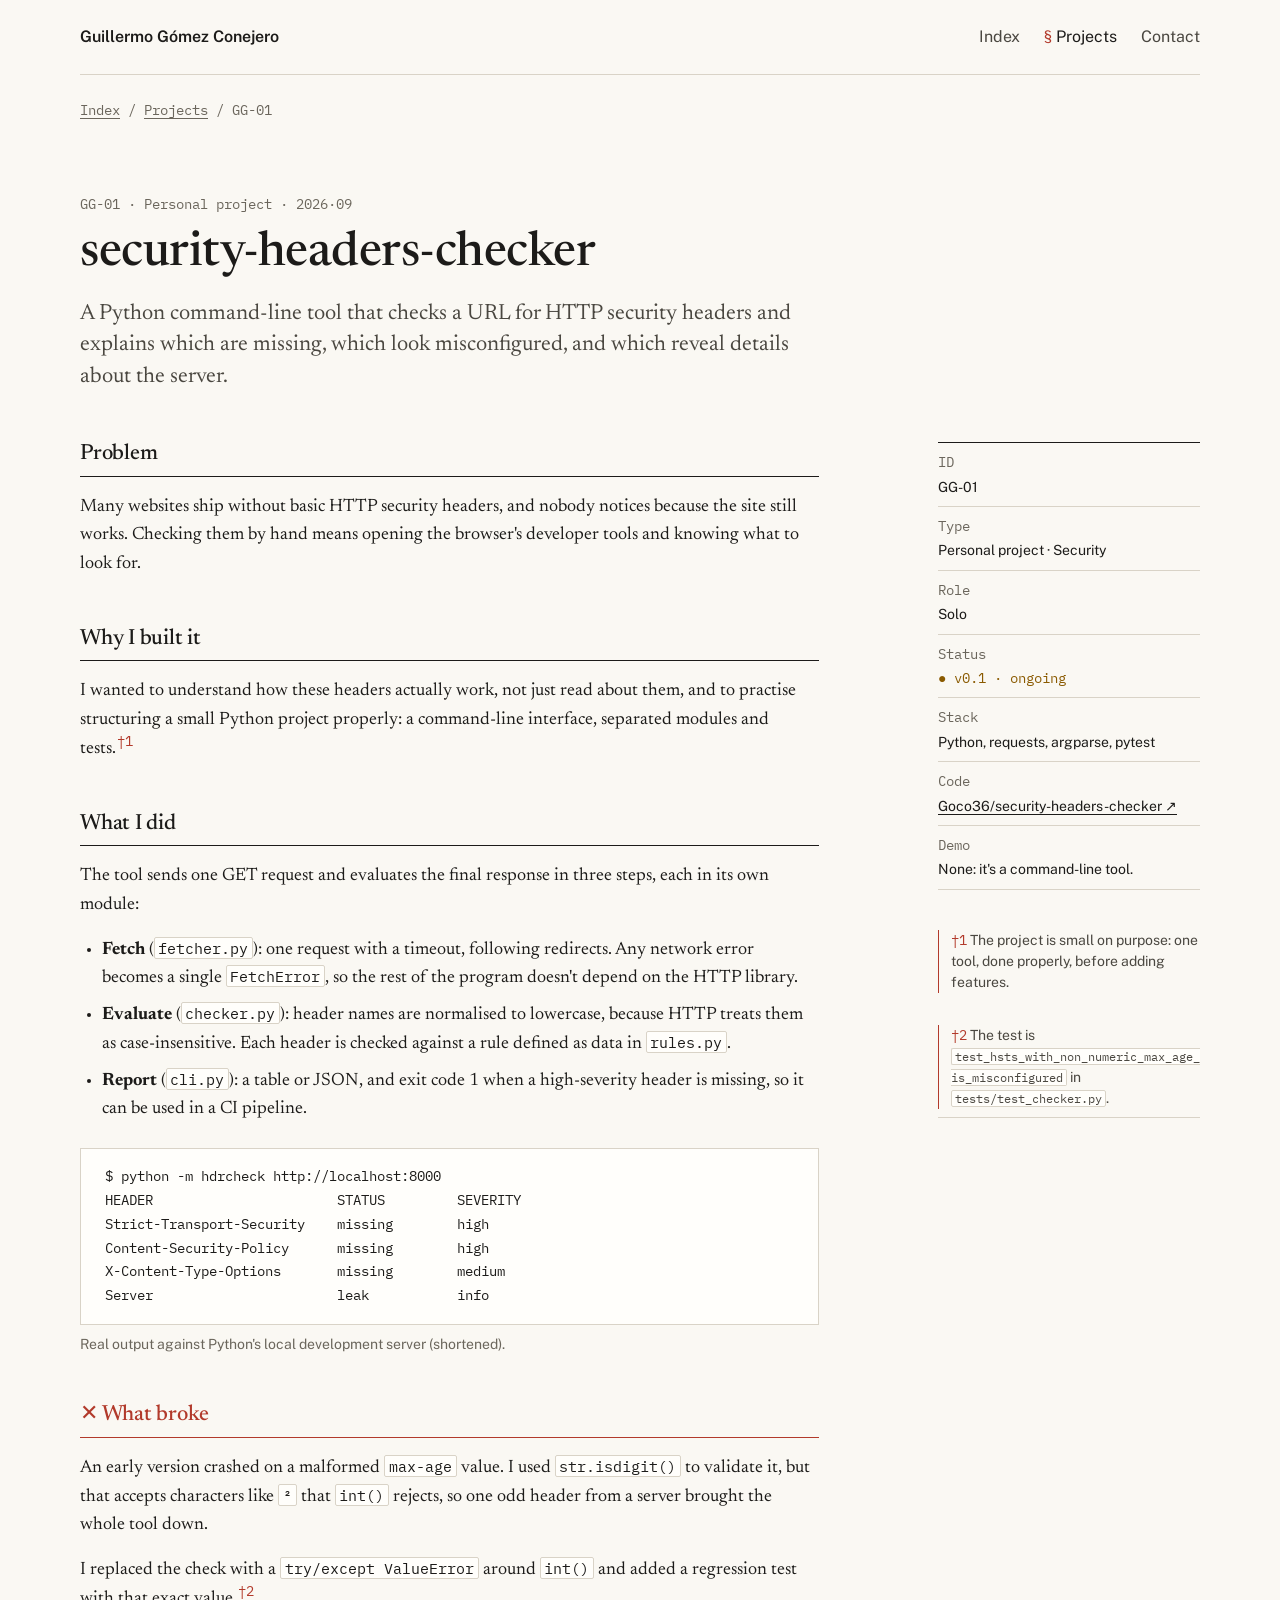
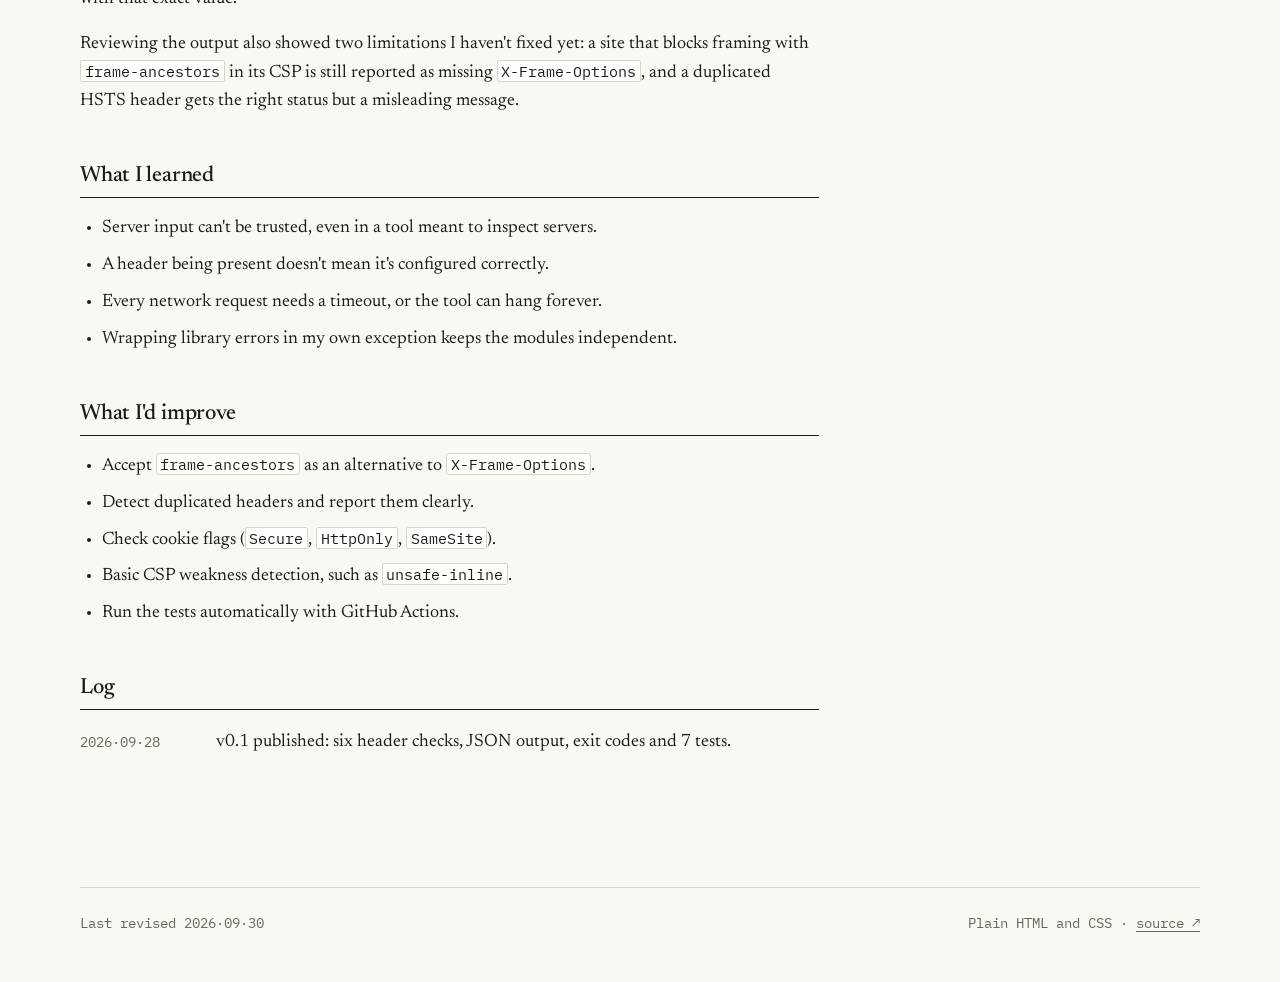
<file: projects/gg-01.html>
<!DOCTYPE html>
<html lang="en">
<head>
  <meta charset="UTF-8">
  <meta name="viewport" content="width=device-width, initial-scale=1">
  <title>GG-01 security-headers-checker — Guillermo Gómez Conejero</title>
  <meta name="description" content="A Python command-line tool that checks a URL for HTTP security headers. What it does, what broke, and what I learned building it.">
  <link rel="canonical" href="https://goco36.github.io/projects/gg-01.html">
  <meta property="og:type" content="article">
  <meta property="og:title" content="GG-01 · security-headers-checker">
  <meta property="og:description" content="A Python CLI that checks HTTP security headers. What it does, what broke, and what I learned.">
  <meta property="og:url" content="https://goco36.github.io/projects/gg-01.html">
  <meta name="theme-color" content="#f4f1ea" media="(prefers-color-scheme: light)">
  <meta name="theme-color" content="#171613" media="(prefers-color-scheme: dark)">
  <link rel="icon" href="../favicon.svg" type="image/svg+xml">
  <link rel="preconnect" href="https://fonts.googleapis.com">
  <link rel="preconnect" href="https://fonts.gstatic.com" crossorigin>
  <link rel="stylesheet" href="https://fonts.googleapis.com/css2?family=IBM+Plex+Mono&family=Newsreader:ital,opsz,wght@0,6..72,400;0,6..72,500;1,6..72,400&family=Public+Sans:wght@400;600&display=swap">
  <link rel="stylesheet" href="../css/styles.css">
</head>
<body>
  <a class="skip-link" href="#main">Skip to content</a>

  <div class="wrap">
    <header>
      <nav class="site-nav" aria-label="Main">
        <a class="name" href="../">Guillermo Gómez Conejero</a>
        <ul>
          <li><a href="../">Index</a></li>
          <li><a href="../#log" aria-current="page">Projects</a></li>
          <li><a href="../#contact">Contact</a></li>
        </ul>
      </nav>
      <nav class="breadcrumb" aria-label="Breadcrumb">
        <ol>
          <li><a href="../">Index</a></li>
          <li><a href="../#log">Projects</a></li>
          <li aria-current="page">GG-01</li>
        </ol>
      </nav>
    </header>

    <main id="main">
      <header class="entry-head grid">
        <div class="col-read">
          <span class="meta">GG-01 · Personal project · <time datetime="2026-09">2026·09</time></span>
          <h1>security-headers-checker</h1>
          <p class="summary">A Python command-line tool that checks a URL for HTTP security headers and explains which are missing, which look misconfigured, and which reveal details about the server.</p>
        </div>
      </header>

      <div class="entry grid">
        <article class="entry-body col-read">
          <section aria-labelledby="problem">
            <h2 id="problem">Problem</h2>
            <p>Many websites ship without basic HTTP security headers, and nobody notices because the site still works. Checking them by hand means opening the browser's developer tools and knowing what to look for.</p>
          </section>

          <section aria-labelledby="why">
            <h2 id="why">Why I built it</h2>
            <p>I wanted to understand how these headers actually work, not just read about them, and to practise structuring a small Python project properly: a command-line interface, separated modules and tests.<a class="ref" href="#n1" aria-describedby="n1">†1</a></p>
          </section>

          <section aria-labelledby="what">
            <h2 id="what">What I did</h2>
            <p>The tool sends one GET request and evaluates the final response in three steps, each in its own module:</p>
            <ul>
              <li><strong>Fetch</strong> (<code>fetcher.py</code>): one request with a timeout, following redirects. Any network error becomes a single <code>FetchError</code>, so the rest of the program doesn't depend on the HTTP library.</li>
              <li><strong>Evaluate</strong> (<code>checker.py</code>): header names are normalised to lowercase, because HTTP treats them as case-insensitive. Each header is checked against a rule defined as data in <code>rules.py</code>.</li>
              <li><strong>Report</strong> (<code>cli.py</code>): a table or JSON, and exit code 1 when a high-severity header is missing, so it can be used in a CI pipeline.</li>
            </ul>
            <figure>
<pre><code>$ python -m hdrcheck http://localhost:8000
HEADER                       STATUS         SEVERITY
Strict-Transport-Security    missing        high
Content-Security-Policy      missing        high
X-Content-Type-Options       missing        medium
Server                       leak           info</code></pre>
              <figcaption>Real output against Python's local development server (shortened).</figcaption>
            </figure>
          </section>

          <section class="failed" aria-labelledby="failed">
            <h2 id="failed">What broke</h2>
            <p>An early version crashed on a malformed <code>max-age</code> value. I used <code>str.isdigit()</code> to validate it, but that accepts characters like <code>²</code> that <code>int()</code> rejects, so one odd header from a server brought the whole tool down.</p>
            <p>I replaced the check with a <code>try/except ValueError</code> around <code>int()</code> and added a regression test with that exact value.<a class="ref" href="#n2" aria-describedby="n2">†2</a></p>
            <p>Reviewing the output also showed two limitations I haven't fixed yet: a site that blocks framing with <code>frame-ancestors</code> in its CSP is still reported as missing <code>X-Frame-Options</code>, and a duplicated HSTS header gets the right status but a misleading message.</p>
          </section>

          <section aria-labelledby="learned">
            <h2 id="learned">What I learned</h2>
            <ul>
              <li>Server input can't be trusted, even in a tool meant to inspect servers.</li>
              <li>A header being present doesn't mean it's configured correctly.</li>
              <li>Every network request needs a timeout, or the tool can hang forever.</li>
              <li>Wrapping library errors in my own exception keeps the modules independent.</li>
            </ul>
          </section>

          <section aria-labelledby="next">
            <h2 id="next">What I'd improve</h2>
            <ul>
              <li>Accept <code>frame-ancestors</code> as an alternative to <code>X-Frame-Options</code>.</li>
              <li>Detect duplicated headers and report them clearly.</li>
              <li>Check cookie flags (<code>Secure</code>, <code>HttpOnly</code>, <code>SameSite</code>).</li>
              <li>Basic CSP weakness detection, such as <code>unsafe-inline</code>.</li>
              <li>Run the tests automatically with GitHub Actions.</li>
            </ul>
          </section>

          <section aria-labelledby="log-title">
            <h2 id="log-title">Log</h2>
            <ol class="changelog">
              <li><time datetime="2026-09-28">2026·09·28</time><span>v0.1 published: six header checks, JSON output, exit codes and 7 tests.</span></li>
            </ol>
          </section>
        </article>

        <aside class="factsheet col-margin" aria-label="Project facts">
          <dl>
            <div><dt>ID</dt><dd>GG-01</dd></div>
            <div><dt>Type</dt><dd>Personal project · Security</dd></div>
            <div><dt>Role</dt><dd>Solo</dd></div>
            <div><dt>Status</dt><dd><span class="status status--progress">v0.1 · ongoing</span></dd></div>
            <div><dt>Stack</dt><dd>Python, requests, argparse, pytest</dd></div>
            <div><dt>Code</dt><dd><a href="https://github.com/Goco36/security-headers-checker" rel="noopener">Goco36/security-headers-checker ↗</a></dd></div>
            <div><dt>Demo</dt><dd>None: it's a command-line tool.</dd></div>
          </dl>

          <div class="notes">
            <p class="note" id="n1"><span class="mark">†1</span> The project is small on purpose: one tool, done properly, before adding features.</p>
            <p class="note" id="n2"><span class="mark">†2</span> The test is <code>test_hsts_with_non_numeric_max_age_is_misconfigured</code> in <code>tests/test_checker.py</code>.</p>
          </div>
        </aside>
      </div>
    </main>

    <footer class="site-footer">
      <span>Last revised <time datetime="2026-09-30">2026·09·30</time></span>
      <span>Plain HTML and CSS · <a href="https://github.com/Goco36/goco36.github.io" rel="noopener">source ↗</a></span>
    </footer>
  </div>

  <script src="../js/main.js" defer></script>
</body>
</html>
</file>
<file: css/styles.css>
/* ==========================================================================
   Bitácora — hoja de estilos única
   Orden: 1 tokens · 2 base · 3 layout · 4 navegación · 5 componentes
          6 índice · 7 entrada de proyecto · 8 pie · 9 responsive · 10 impresión
   Reglas: radio 0, sin sombras, sin degradados, animaciones solo por
   interacción y de 180 ms como máximo.
   ========================================================================== */

/* 1. Tokens ------------------------------------------------------------- */
:root {
  /* Color */
  --paper: #faf8f3;
  --sheet: #fffefb;
  --ink: #1c1b19;
  --ink-2: #4a4740;
  --ink-3: #6b665c;
  --rule: #d9d3c7;
  --note: #b23a2b;        /* anotación: notas al margen y "qué falló" */
  --progress: #8a5a00;    /* estado "en curso" */

  /* Tipografía */
  --serif: "Newsreader", Georgia, "Times New Roman", serif;
  --sans: "Public Sans", "Helvetica Neue", Arial, sans-serif;
  --mono: "IBM Plex Mono", ui-monospace, Menlo, Consolas, monospace;

  --fs-14: 0.875rem;
  --fs-16: 1rem;
  --fs-18: 1.125rem;
  --fs-22: 1.375rem;
  --fs-28: 1.75rem;
  --fs-36: 2.25rem;
  --fs-48: 3rem;

  /* Espaciado (escala de 4 px) */
  --s-4: 0.25rem;
  --s-8: 0.5rem;
  --s-12: 0.75rem;
  --s-16: 1rem;
  --s-24: 1.5rem;
  --s-32: 2rem;
  --s-48: 3rem;
  --s-72: 4.5rem;
  --s-112: 7rem;

  /* Rejilla */
  --max: 1120px;
  --gutter: 24px;
  --margin: 32px;

  --fast: 150ms;
}

@media (prefers-color-scheme: dark) {
  :root {
    --paper: #171613;
    --sheet: #1f1d1a;
    --ink: #ece8df;
    --ink-2: #c4bfb4;
    --ink-3: #9d978b;
    --rule: #34312b;
    --note: #e0705f;
    --progress: #d9a441;
  }
}

/* 2. Base --------------------------------------------------------------- */
*,
*::before,
*::after {
  box-sizing: border-box;
}

html {
  font-size: 100%;
  -webkit-text-size-adjust: 100%;
}

body {
  margin: 0;
  background: var(--paper);
  color: var(--ink);
  font-family: var(--serif);
  font-size: var(--fs-18);
  line-height: 1.6;
  font-optical-sizing: auto;
}

h1,
h2,
h3 {
  font-family: var(--serif);
  font-weight: 500;
  line-height: 1.15;
  margin: 0;
  letter-spacing: -0.01em;
}

h1 { font-size: var(--fs-48); }
h2 { font-size: var(--fs-28); }
h3 { font-size: var(--fs-22); }

p { margin: 0 0 var(--s-16); }
p:last-child { margin-bottom: 0; }

a {
  color: inherit;
  text-decoration: underline;
  text-decoration-thickness: 1px;
  text-underline-offset: 3px;
  transition: text-decoration-color var(--fast), text-decoration-thickness var(--fast);
}

a:hover {
  text-decoration-color: var(--note);
  text-decoration-thickness: 2px;
}

:focus-visible {
  outline: 2px solid var(--note);
  outline-offset: 3px;
  border-radius: 2px;
}

code {
  font-family: var(--mono);
  font-size: 0.85em;
  background: var(--sheet);
  border: 1px solid var(--rule);
  border-radius: 2px;
  padding: 0 0.25em;
  overflow-wrap: anywhere;  /* nombres largos, como los de los tests, parten línea */
}

pre {
  margin: 0;
  padding: var(--s-16) var(--s-24);
  background: var(--sheet);
  border: 1px solid var(--rule);
  font-family: var(--mono);
  font-size: var(--fs-14);
  line-height: 1.7;
  overflow-x: auto;
}

pre code {
  background: none;
  border: 0;
  padding: 0;
  font-size: inherit;
  overflow-wrap: normal;
}

.visually-hidden {
  position: absolute;
  width: 1px;
  height: 1px;
  overflow: hidden;
  clip: rect(0 0 0 0);
  white-space: nowrap;
}

.skip-link {
  position: absolute;
  left: -999px;
  top: var(--s-8);
  padding: var(--s-8) var(--s-12);
  background: var(--ink);
  color: var(--paper);
  font-family: var(--sans);
  font-size: var(--fs-16);
  z-index: 10;
}

.skip-link:focus { left: var(--s-8); }

/* 3. Layout ------------------------------------------------------------- */
.wrap {
  max-width: calc(var(--max) + 2 * var(--margin));
  margin: 0 auto;
  padding: 0 var(--margin);
}

/* Rejilla de 12 columnas: lectura en 1–8, margen en 10–12 */
.grid {
  display: grid;
  grid-template-columns: repeat(12, minmax(0, 1fr));
  column-gap: var(--gutter);
}

.grid > * { min-width: 0; }  /* permite que el código largo haga scroll en vez de ensanchar la página */

.col-read { grid-column: 1 / span 8; }
.col-margin { grid-column: 10 / span 3; }
.col-full { grid-column: 1 / -1; }

/* Apertura de sección: filete en tinta con el título encima */
.section {
  margin-top: var(--s-72);
}

.section-head {
  display: flex;
  justify-content: space-between;
  align-items: baseline;
  gap: var(--s-16);
  padding-bottom: var(--s-8);
  border-bottom: 1px solid var(--ink);
  margin-bottom: var(--s-24);
}

.meta {
  font-family: var(--mono);
  font-size: var(--fs-14);
  color: var(--ink-3);
  font-weight: 400;
}

/* 4. Navegación --------------------------------------------------------- */
.site-nav {
  display: flex;
  justify-content: space-between;
  align-items: baseline;
  flex-wrap: wrap;
  gap: var(--s-12) var(--s-24);
  padding: var(--s-24) 0;
  border-bottom: 1px solid var(--rule);
  font-family: var(--sans);
  font-size: var(--fs-16);
}

.site-nav .name {
  font-weight: 600;
  text-decoration: none;
}

.site-nav ul {
  display: flex;
  flex-wrap: wrap;
  gap: var(--s-8) var(--s-24);
  list-style: none;
  margin: 0;
  padding: 0;
}

.site-nav ul a {
  text-decoration: none;
  color: var(--ink-2);
}

.site-nav ul a:hover {
  color: var(--ink);
  text-decoration: underline;
  text-decoration-color: var(--note);
}

/* Página actual: § delante */
.site-nav a[aria-current="page"] {
  color: var(--ink);
}

.site-nav a[aria-current="page"]::before {
  content: "§ ";
  color: var(--note);
}

.breadcrumb {
  margin-top: var(--s-24);
  font-family: var(--mono);
  font-size: var(--fs-14);
  color: var(--ink-3);
}

.breadcrumb ol {
  display: flex;
  flex-wrap: wrap;
  list-style: none;
  margin: 0;
  padding: 0;
}

.breadcrumb li + li::before {
  content: "/";
  margin: 0 var(--s-8);
}

/* 5. Componentes -------------------------------------------------------- */

/* Única acción con aspecto de botón por pantalla */
.action {
  display: inline-flex;
  align-items: center;
  min-height: 44px;
  padding: 0 var(--s-16);
  border: 1px solid var(--ink);
  background: transparent;
  color: var(--ink);
  font-family: var(--mono);
  font-size: var(--fs-14);
  text-decoration: none;
  cursor: pointer;
  transition: background var(--fast), color var(--fast);
}

.action:hover {
  background: var(--ink);
  color: var(--paper);
  text-decoration: none;
}

/* Estado */
.status {
  font-family: var(--mono);
  font-size: var(--fs-14);
  white-space: nowrap;
}

.status--progress { color: var(--progress); }
.status--progress::before { content: "● "; }
.status--done::before { content: "○ "; }

/* Nota al margen. En escritorio vive en la columna de margen;
   en móvil pasa a ir en línea (ver responsive). */
.note {
  font-family: var(--sans);
  font-size: var(--fs-14);
  line-height: 1.5;
  color: var(--ink-2);
  border-left: 1px solid var(--note);
  padding-left: var(--s-12);
  transition: background var(--fast);
}

.note .mark,
.ref {
  color: var(--note);
  font-family: var(--mono);
}

.ref {
  text-decoration: none;
  font-size: 0.8em;
  vertical-align: super;
  line-height: 0;
  padding: 0 1px;
}

.note.is-active {
  background: var(--sheet);
}

/* Filtros del índice */
.filters {
  display: flex;
  flex-wrap: wrap;
  gap: var(--s-8) var(--s-24);
  margin: 0 0 var(--s-16);
  padding: 0;
  border: 0;
  font-family: var(--sans);
  font-size: var(--fs-16);
}

.filters legend {
  float: left;
  margin-right: var(--s-8);
  color: var(--ink-3);
  font-family: var(--mono);
  font-size: var(--fs-14);
  line-height: 44px;  /* alineada con los botones de 44 px */
  padding: 0;
}

.filters button {
  min-height: 44px;
  padding: 0;
  background: none;
  border: 0;
  font: inherit;
  color: var(--ink-2);
  cursor: pointer;
  text-decoration: none;
}

.filters button:hover {
  color: var(--ink);
  text-decoration: underline;
  text-decoration-color: var(--note);
  text-underline-offset: 3px;
}

.filters button[aria-pressed="true"] {
  color: var(--ink);
  text-decoration: underline;
  text-decoration-thickness: 2px;
  text-underline-offset: 3px;
}

.filters .count {
  font-family: var(--mono);
  font-size: var(--fs-14);
  color: var(--ink-3);
}

/* 6. Índice ------------------------------------------------------------- */
.intro {
  padding-top: var(--s-112);
}

.intro h1 {
  max-width: 16ch;
}

.intro .lede {
  margin-top: var(--s-24);
  font-size: var(--fs-22);
  line-height: 1.45;
  color: var(--ink-2);
  max-width: 34em;
}

.intro .links {
  display: flex;
  flex-wrap: wrap;
  gap: var(--s-8) var(--s-24);
  margin-top: var(--s-24);
  padding: 0;
  list-style: none;
  font-family: var(--sans);
  font-size: var(--fs-16);
}

.log {
  width: 100%;
  border-collapse: collapse;
  font-family: var(--sans);
  font-size: var(--fs-16);
}

.log th {
  text-align: left;
  font-family: var(--mono);
  font-size: var(--fs-14);
  font-weight: 400;
  color: var(--ink-3);
  padding: var(--s-8) var(--s-12) var(--s-8) 0;
  border-bottom: 1px solid var(--rule);
}

.log td {
  padding: var(--s-16) var(--s-12) var(--s-16) 0;
  border-bottom: 1px solid var(--rule);
  vertical-align: baseline;
}

.log tbody tr {
  transition: background var(--fast);
}

.log tbody tr:hover {
  background: var(--sheet);
}

.log .id,
.log .date {
  font-family: var(--mono);
  font-size: var(--fs-14);
  color: var(--ink-3);
  white-space: nowrap;
}

.log .title {
  font-family: var(--serif);
  font-size: var(--fs-22);
  line-height: 1.25;
}

.log .title a {
  text-decoration-color: var(--rule);
}

.log .title a:hover {
  text-decoration-color: var(--note);
}

.log .type {
  color: var(--ink-2);
}

.log tr[hidden] { display: none; }

.empty {
  margin-top: var(--s-16);
  font-family: var(--sans);
  color: var(--ink-3);
}

/* 7. Entrada de proyecto ----------------------------------------------- */
.entry-head {
  padding-top: var(--s-72);
}

.entry-head .meta {
  display: block;
  margin-bottom: var(--s-12);
}

.entry-head .summary {
  margin-top: var(--s-16);
  font-size: var(--fs-22);
  line-height: 1.45;
  color: var(--ink-2);
}

.entry {
  margin-top: var(--s-48);
  row-gap: var(--s-48);
}

.entry-body > section + section {
  margin-top: var(--s-48);
}

.entry-body h2 {
  font-size: var(--fs-22);
  padding-bottom: var(--s-8);
  border-bottom: 1px solid var(--ink);
  margin-bottom: var(--s-16);
}

.entry-body ul {
  padding-left: 1.2em;
  margin: 0 0 var(--s-16);
}

.entry-body li + li {
  margin-top: var(--s-8);
}

.entry-body figure {
  margin: var(--s-24) 0;
}

.entry-body figcaption {
  margin-top: var(--s-8);
  font-family: var(--sans);
  font-size: var(--fs-14);
  color: var(--ink-3);
}

/* "Qué falló": la sección en rojo anotación */
.failed h2 {
  color: var(--note);
  border-bottom-color: var(--note);
}

.failed h2::before {
  content: "✕ ";
}

/* Ficha técnica */
.factsheet {
  position: sticky;
  top: var(--s-24);
  align-self: start;
  font-family: var(--sans);
  font-size: var(--fs-14);
}

.factsheet dl {
  margin: 0;
  border-top: 1px solid var(--ink);
}

.factsheet div {
  padding: var(--s-8) 0;
  border-bottom: 1px solid var(--rule);
}

.factsheet dt {
  font-family: var(--mono);
  color: var(--ink-3);
}

.factsheet dd {
  margin: 2px 0 0;
  color: var(--ink);
}

.factsheet .notes {
  display: flex;
  flex-direction: column;
  gap: var(--s-16);
  margin-top: var(--s-32);
}

/* Registro de cambios fechado */
.changelog {
  list-style: none;
  padding: 0 !important;
}

.changelog li {
  display: grid;
  grid-template-columns: 7.5rem 1fr;
  gap: var(--s-16);
}

.changelog time {
  font-family: var(--mono);
  font-size: var(--fs-14);
  color: var(--ink-3);
  padding-top: 0.2em;
}

/* 8. Pie ---------------------------------------------------------------- */
.site-footer {
  margin-top: var(--s-112);
  padding: var(--s-24) 0 var(--s-48);
  border-top: 1px solid var(--rule);
  display: flex;
  justify-content: space-between;
  flex-wrap: wrap;
  gap: var(--s-8) var(--s-24);
  font-family: var(--mono);
  font-size: var(--fs-14);
  color: var(--ink-3);
}

/* 9. Responsive --------------------------------------------------------- */
@media (max-width: 1023px) {
  .col-read,
  .col-margin {
    grid-column: 1 / -1;
  }

  /* La ficha técnica sube al principio y deja de ser fija */
  .factsheet {
    position: static;
    order: -1;
  }

  .entry {
    row-gap: var(--s-32);
  }
}

@media (max-width: 639px) {
  :root {
    --margin: 20px;
  }

  body { font-size: 1.0625rem; }

  h1 { font-size: 2rem; }

  .intro { padding-top: var(--s-72); }
  .intro .lede,
  .entry-head .summary { font-size: var(--fs-18); }

  /* El índice pasa de tabla a lista */
  .log thead {
    position: absolute;
    width: 1px;
    height: 1px;
    overflow: hidden;
    clip: rect(0 0 0 0);
  }

  .log,
  .log tbody,
  .log tr,
  .log td {
    display: block;
  }

  .log tr {
    display: grid;
    grid-template-columns: auto 1fr;
    column-gap: var(--s-12);
    padding: var(--s-16) 0;
    border-bottom: 1px solid var(--rule);
  }

  .log td {
    padding: 0;
    border: 0;
  }

  .log .id { grid-column: 1; }
  .log .date { grid-column: 2; }
  .log .title { grid-column: 1 / -1; margin: var(--s-4) 0; font-size: var(--fs-18); }
  .log .type { grid-column: 1; }
  .log .status-cell { grid-column: 2; }

  .changelog li {
    grid-template-columns: 1fr;
    gap: 0;
  }
}

@media (prefers-reduced-motion: reduce) {
  * {
    transition: none !important;
  }
}

/* 10. Impresión --------------------------------------------------------- */
@media print {
  :root {
    --paper: #fff;
    --sheet: #fff;
  }

  .site-nav ul,
  .filters,
  .skip-link {
    display: none;
  }

  .factsheet { position: static; }

  a[href^="http"]::after {
    content: " (" attr(href) ")";
    font-family: var(--mono);
    font-size: 0.75em;
    color: var(--ink-3);
  }
}
</file>
